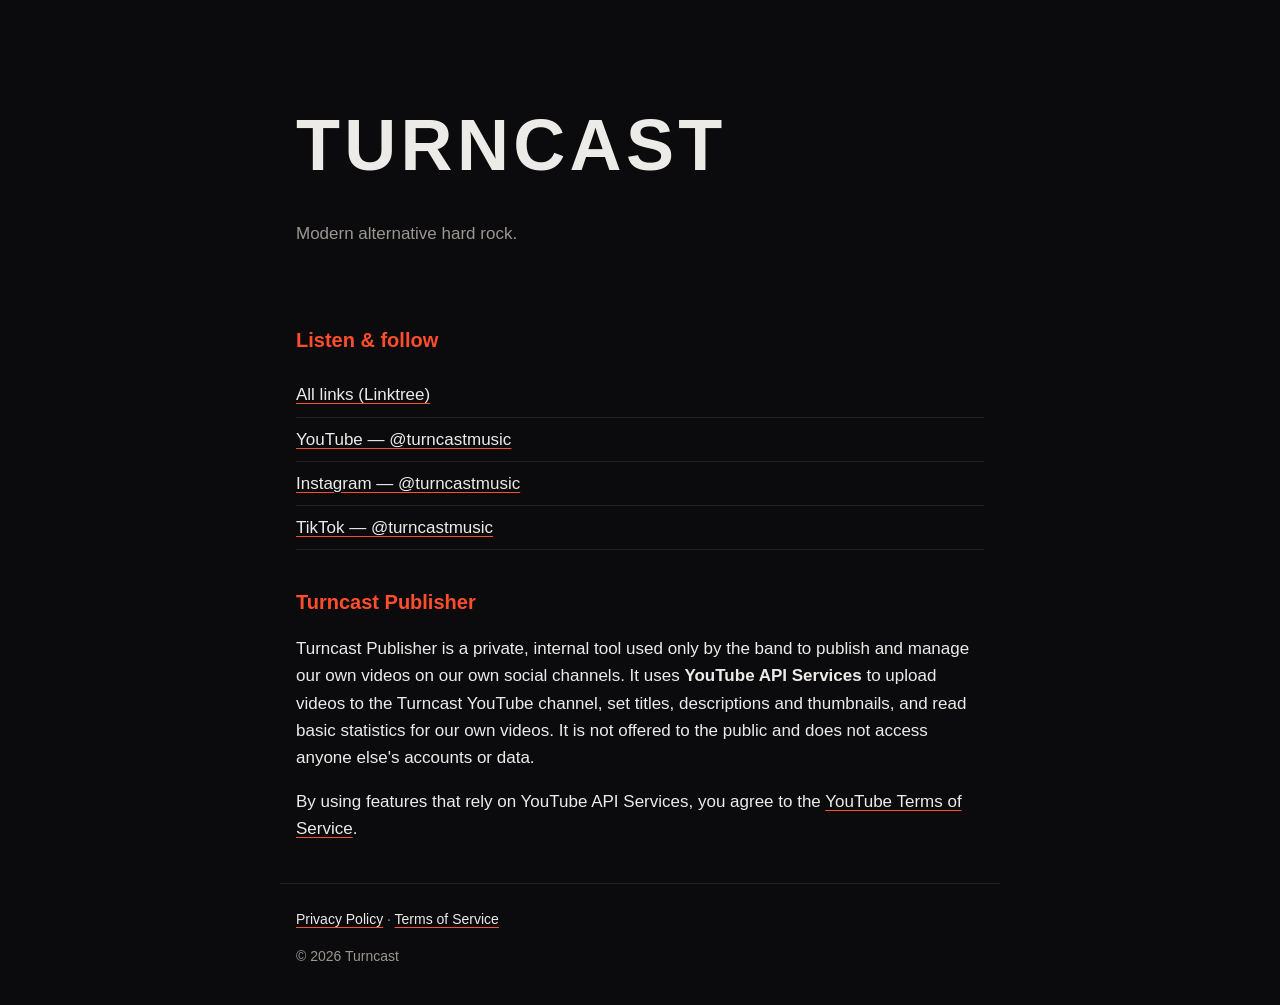
<file: index.html>
<!doctype html>
<html lang="en">
<head>
<meta charset="utf-8">
<meta name="viewport" content="width=device-width, initial-scale=1">
<title>Turncast</title>
<meta name="description" content="Turncast — modern alternative hard rock. Official site.">
<link rel="stylesheet" href="style.css">
</head>
<body>
<main class="wrap">
  <header>
    <h1>TURNCAST</h1>
    <p class="tag">Modern alternative hard rock.</p>
  </header>

  <section>
    <h2>Listen &amp; follow</h2>
    <ul class="links">
      <li><a href="https://linktr.ee/turncastmusic">All links (Linktree)</a></li>
      <li><a href="https://www.youtube.com/@turncastmusic">YouTube — @turncastmusic</a></li>
      <li><a href="https://www.instagram.com/turncastmusic">Instagram — @turncastmusic</a></li>
      <li><a href="https://www.tiktok.com/@turncastmusic">TikTok — @turncastmusic</a></li>
    </ul>
  </section>

  <section>
    <h2>Turncast Publisher</h2>
    <p>Turncast Publisher is a private, internal tool used only by the band to publish and manage
    our own videos on our own social channels. It uses <strong>YouTube API Services</strong> to upload
    videos to the Turncast YouTube channel, set titles, descriptions and thumbnails, and read basic
    statistics for our own videos. It is not offered to the public and does not access anyone else's
    accounts or data.</p>
    <p>By using features that rely on YouTube API Services, you agree to the
    <a href="https://www.youtube.com/t/terms">YouTube Terms of Service</a>.</p>
  </section>
</main>

<footer class="wrap">
  <a href="privacy.html">Privacy Policy</a> · <a href="terms.html">Terms of Service</a>
  <p>© 2026 Turncast</p>
</footer>
</body>
</html>
</file>
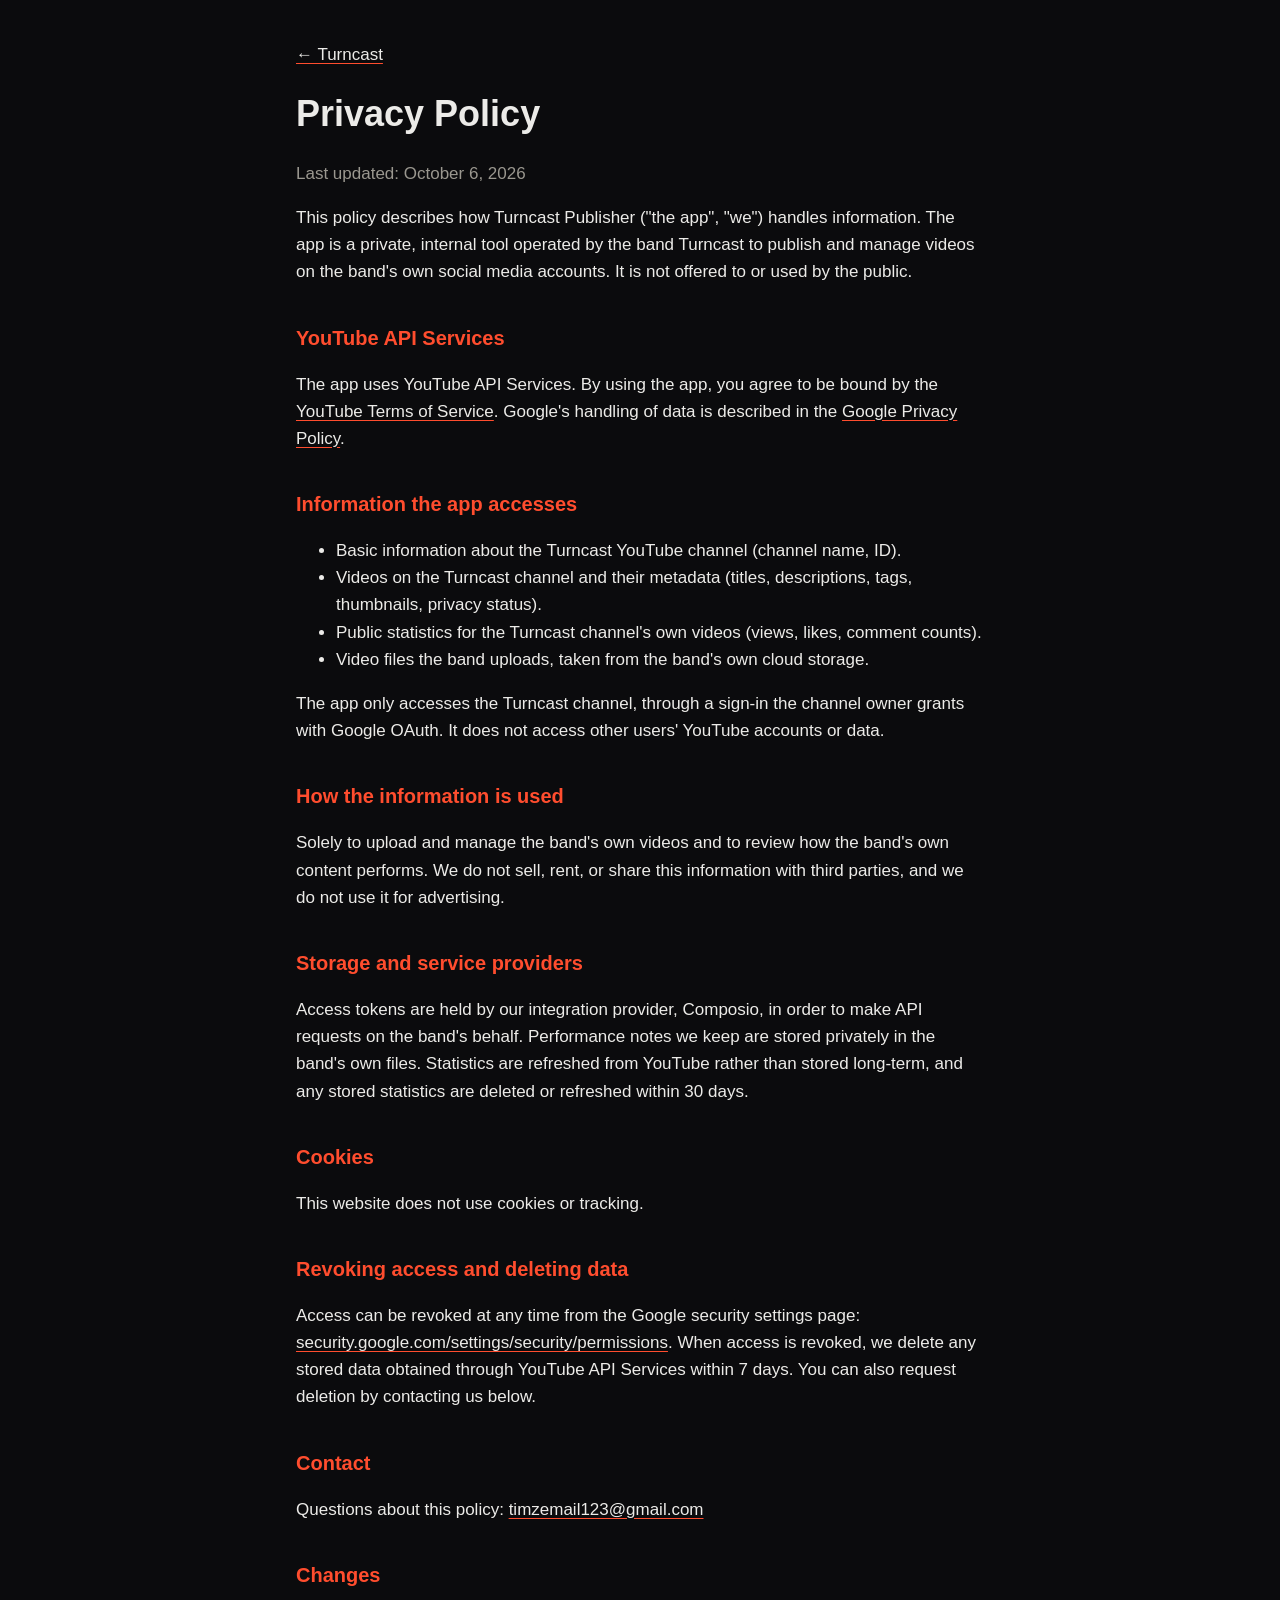
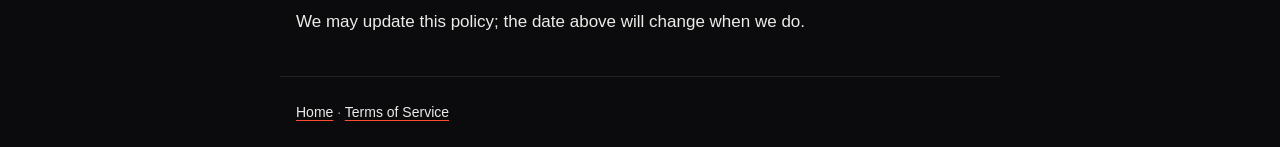
<file: privacy.html>
<!doctype html>
<html lang="en">
<head>
<meta charset="utf-8">
<meta name="viewport" content="width=device-width, initial-scale=1">
<title>Privacy Policy — Turncast</title>
<link rel="stylesheet" href="style.css">
</head>
<body>
<main class="wrap doc">
  <p><a href="index.html">← Turncast</a></p>
  <h1>Privacy Policy</h1>
  <p class="meta">Last updated: October 6, 2026</p>

  <p>This policy describes how Turncast Publisher ("the app", "we") handles information. The app is a
  private, internal tool operated by the band Turncast to publish and manage videos on the band's own
  social media accounts. It is not offered to or used by the public.</p>

  <h2>YouTube API Services</h2>
  <p>The app uses YouTube API Services. By using the app, you agree to be bound by the
  <a href="https://www.youtube.com/t/terms">YouTube Terms of Service</a>. Google's handling of data is
  described in the <a href="https://policies.google.com/privacy">Google Privacy Policy</a>.</p>

  <h2>Information the app accesses</h2>
  <ul>
    <li>Basic information about the Turncast YouTube channel (channel name, ID).</li>
    <li>Videos on the Turncast channel and their metadata (titles, descriptions, tags, thumbnails, privacy status).</li>
    <li>Public statistics for the Turncast channel's own videos (views, likes, comment counts).</li>
    <li>Video files the band uploads, taken from the band's own cloud storage.</li>
  </ul>
  <p>The app only accesses the Turncast channel, through a sign-in the channel owner grants with Google OAuth.
  It does not access other users' YouTube accounts or data.</p>

  <h2>How the information is used</h2>
  <p>Solely to upload and manage the band's own videos and to review how the band's own content performs.
  We do not sell, rent, or share this information with third parties, and we do not use it for advertising.</p>

  <h2>Storage and service providers</h2>
  <p>Access tokens are held by our integration provider, Composio, in order to make API requests on the band's
  behalf. Performance notes we keep are stored privately in the band's own files. Statistics are refreshed from
  YouTube rather than stored long-term, and any stored statistics are deleted or refreshed within 30 days.</p>

  <h2>Cookies</h2>
  <p>This website does not use cookies or tracking.</p>

  <h2>Revoking access and deleting data</h2>
  <p>Access can be revoked at any time from the Google security settings page:
  <a href="https://security.google.com/settings/security/permissions">security.google.com/settings/security/permissions</a>.
  When access is revoked, we delete any stored data obtained through YouTube API Services within 7 days.
  You can also request deletion by contacting us below.</p>

  <h2>Contact</h2>
  <p>Questions about this policy: <a href="mailto:timzemail123@gmail.com">timzemail123@gmail.com</a></p>

  <h2>Changes</h2>
  <p>We may update this policy; the date above will change when we do.</p>
</main>
<footer class="wrap"><a href="index.html">Home</a> · <a href="terms.html">Terms of Service</a></footer>
</body>
</html>
</file>
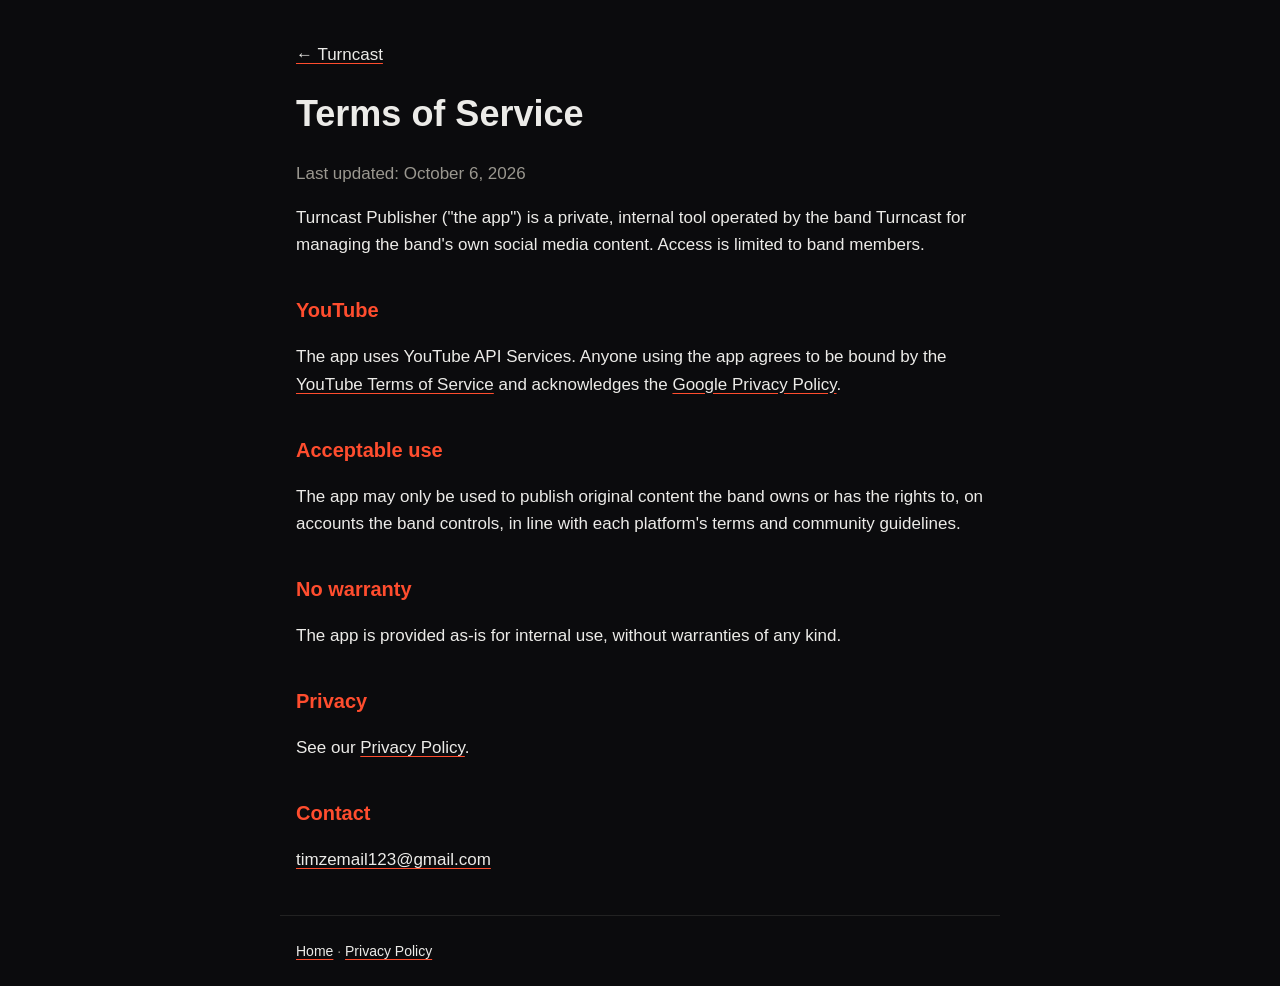
<file: terms.html>
<!doctype html>
<html lang="en">
<head>
<meta charset="utf-8">
<meta name="viewport" content="width=device-width, initial-scale=1">
<title>Terms of Service — Turncast</title>
<link rel="stylesheet" href="style.css">
</head>
<body>
<main class="wrap doc">
  <p><a href="index.html">← Turncast</a></p>
  <h1>Terms of Service</h1>
  <p class="meta">Last updated: October 6, 2026</p>

  <p>Turncast Publisher ("the app") is a private, internal tool operated by the band Turncast for managing
  the band's own social media content. Access is limited to band members.</p>

  <h2>YouTube</h2>
  <p>The app uses YouTube API Services. Anyone using the app agrees to be bound by the
  <a href="https://www.youtube.com/t/terms">YouTube Terms of Service</a> and acknowledges the
  <a href="https://policies.google.com/privacy">Google Privacy Policy</a>.</p>

  <h2>Acceptable use</h2>
  <p>The app may only be used to publish original content the band owns or has the rights to, on accounts the
  band controls, in line with each platform's terms and community guidelines.</p>

  <h2>No warranty</h2>
  <p>The app is provided as-is for internal use, without warranties of any kind.</p>

  <h2>Privacy</h2>
  <p>See our <a href="privacy.html">Privacy Policy</a>.</p>

  <h2>Contact</h2>
  <p><a href="mailto:timzemail123@gmail.com">timzemail123@gmail.com</a></p>
</main>
<footer class="wrap"><a href="index.html">Home</a> · <a href="privacy.html">Privacy Policy</a></footer>
</body>
</html>
</file>
<file: style.css>
:root { --bg:#0b0b0d; --fg:#ecebe8; --muted:#9a978f; --accent:#ff4d2e; }
* { box-sizing:border-box; }
body { margin:0; background:var(--bg); color:var(--fg);
  font:17px/1.6 -apple-system, BlinkMacSystemFont, "Helvetica Neue", Arial, sans-serif; }
.wrap { max-width:720px; margin:0 auto; padding:24px 16px; }
header { padding:64px 0 24px; }
h1 { font-size:clamp(40px,10vw,72px); letter-spacing:.06em; margin:0; }
.doc h1 { font-size:36px; letter-spacing:0; }
h2 { color:var(--accent); font-size:20px; margin-top:36px; }
.tag, .meta { color:var(--muted); }
a { color:var(--fg); text-decoration-color:var(--accent); text-underline-offset:3px; }
a:hover { color:var(--accent); }
.links { list-style:none; padding:0; }
.links li { padding:8px 0; border-bottom:1px solid #222; }
footer { color:var(--muted); font-size:14px; border-top:1px solid #222; }
</file>
